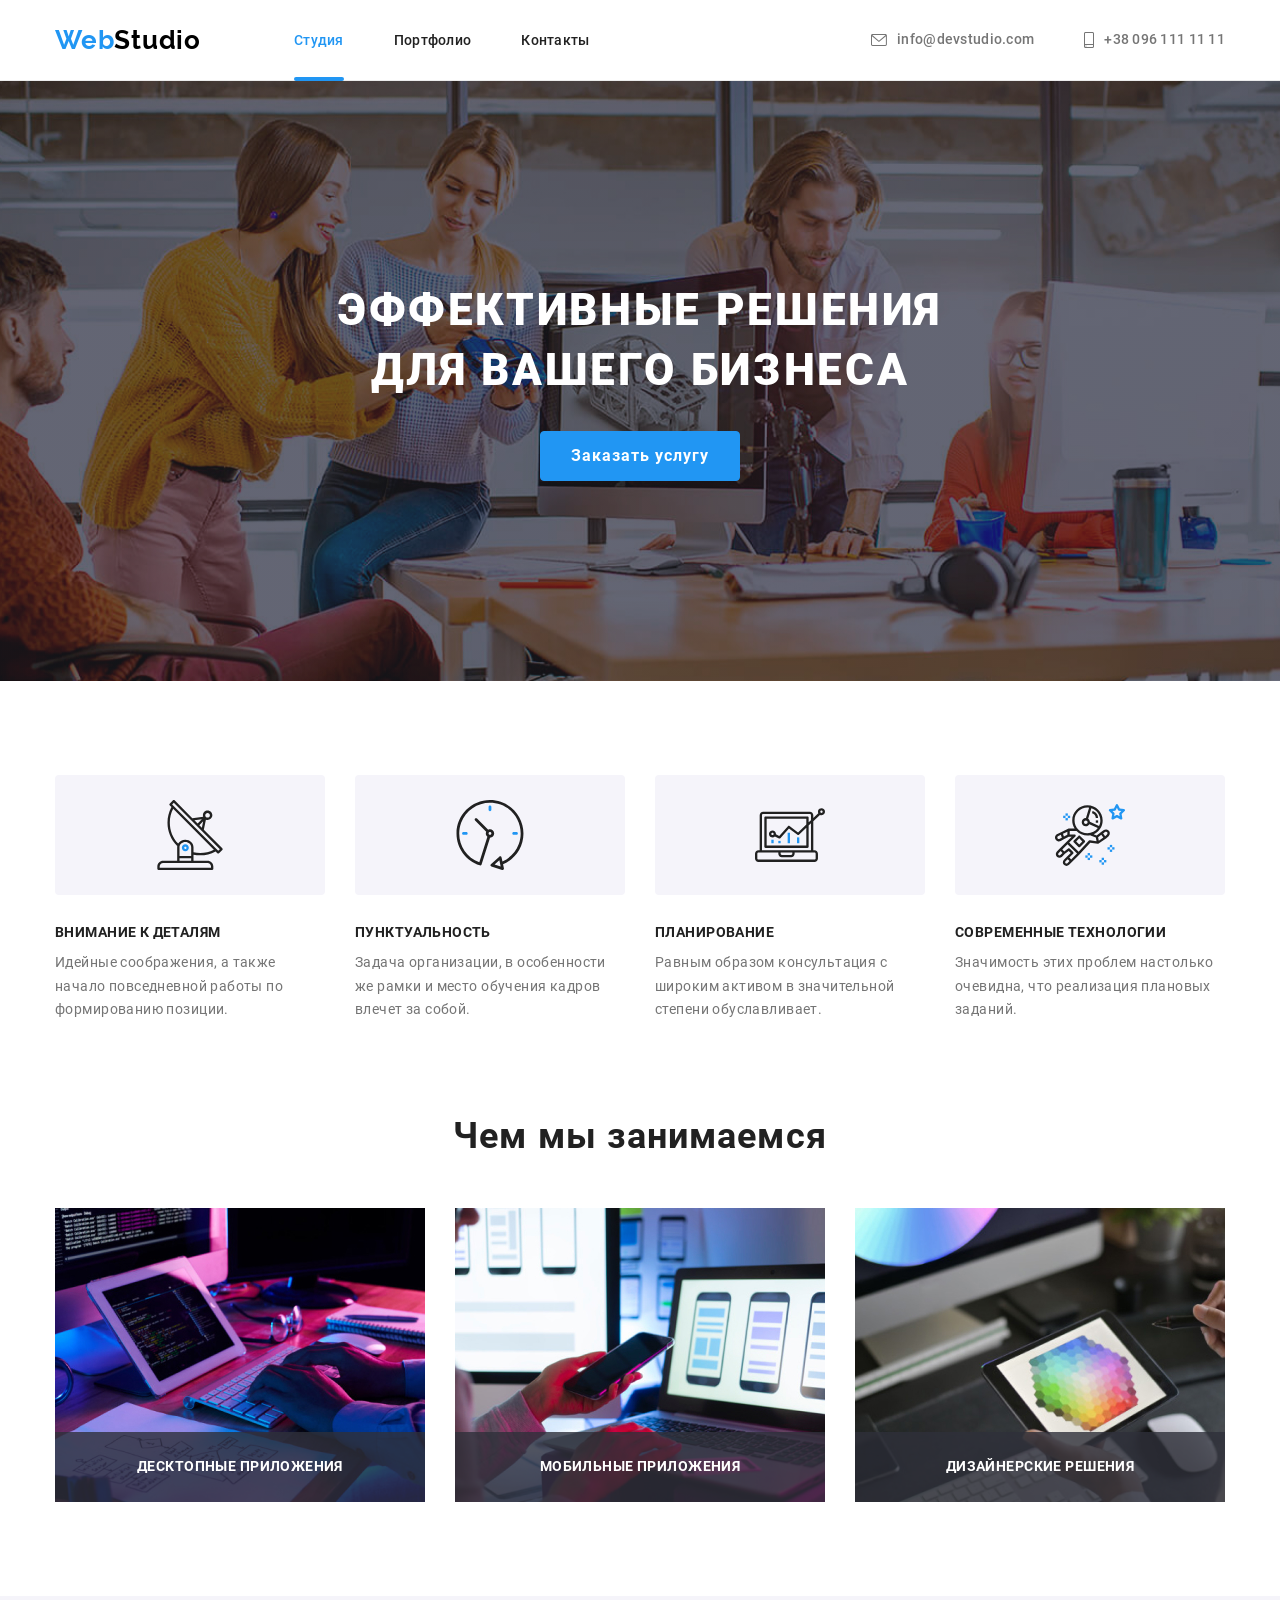
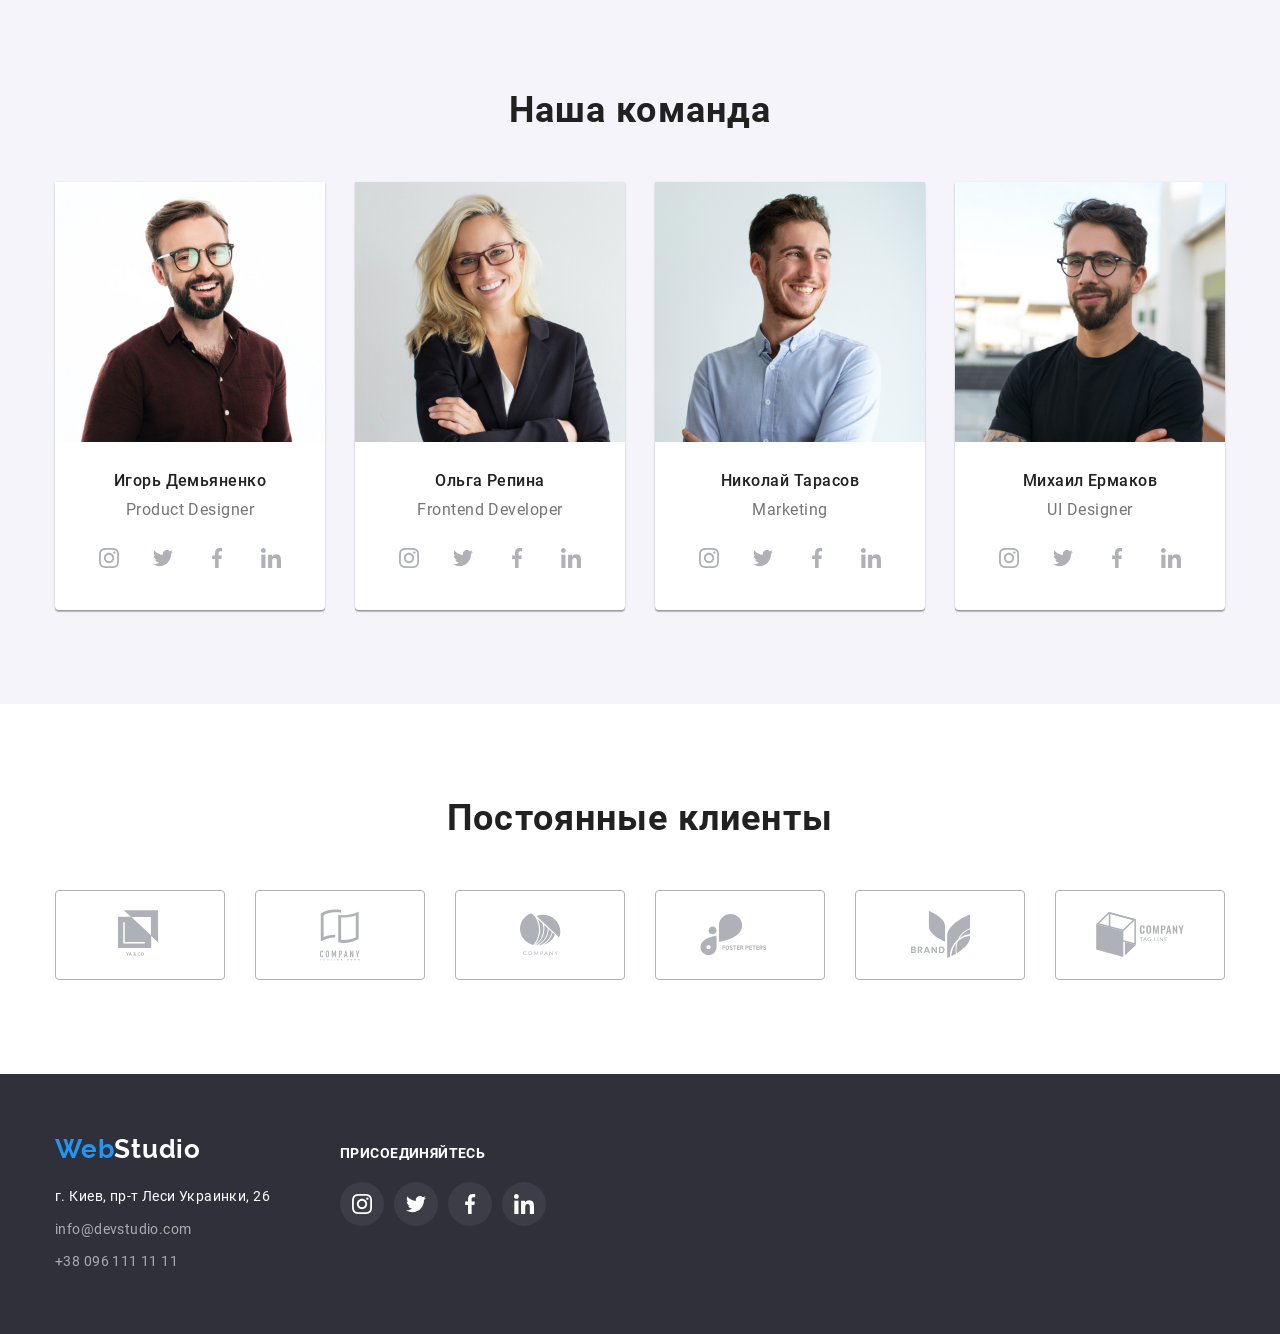
<file: index.html>
<!DOCTYPE html>
<html lang="ru">

<head>
    <meta charset="UTF-8">
    <meta name="viewport" content="width=device-width, initial-scale=1.0">
    <title>WebStudio</title>
    <link rel="stylesheet"
        href="https://cdnjs.cloudflare.com/ajax/libs/modern-normalize/1.0.0/modern-normalize.min.css">
    <link rel="stylesheet" href="./css/fonts.css">
    <link rel="stylesheet" href="./css/style.css">
</head>

<body>
    <header class="header">
        <div class="container">
            <nav class="nav">
                <a class="nav-logo" href="./index.html">
                    <span class="logo-accent">Web</span>Studio</a>

                <ul class="nav-list">
                    <li class="nav-item">
                        <a class="item-link nav-accent active" href="./index.html">Студия</a>
                    </li>
                    <li class="nav-item">
                        <a class="item-link" href="./portfolio.html">Портфолио</a>
                    </li>
                    <li class="nav-item">
                        <a class="item-link" href="#">Контакты</a>
                    </li>
                </ul>
            </nav>

                <ul class="contacts">
                    <li class="contacts-item">
                        <a class="contacts-link" href="mailto:info@devstudio.com">
                            <svg class="contacts-icon" width="16" height="12">
                                <use href="./images/sprite.svg#icon-envelope"></use>
                            </svg>
                            info@devstudio.com
                        </a>
                    </li>
                    <li class="contacts-item">
                        <a class="contacts-link" href="tel:+380961111111">
                            <svg class="contacts-icon" width="10" height="16">
                                <use href="./images/sprite.svg#icon-smartphone"></use>
                            </svg>
                            +38 096 111 11 11
                        </a>
                    </li>
                </ul>
        </div>
    </header>

    <main>
        <!-- Hero -->
        <section class="hero">
            <h1 class="hero-title">Эффективные решения <br> для вашего бизнеса</h1>
            <button class="hero-btn" type="button" data-modal-open>Заказать услугу</button>
        </section>

        <!-- Advantage -->
        <section class="advantage">
            <div class="container">
                <h2 class="visually-hidden">Достоинства</h2>
                <ul class="advantage-list">
                    <li class="advantage-item">
                        <div class="advantage-pic">
                            <svg class="advantage-icon" width="70" height="70">
                                <use href="./images/sprite.svg#icon-antenna"></use>
                            </svg>
                        </div>
                        <h3 class="advantage-title">Внимание к деталям</h3>
                        <p class="advantage-text">
                            Идейные соображения, а также начало повседневной работы по формированию позиции.
                        </p>
                    </li>
                    <li class="advantage-item">
                        <div class="advantage-pic">
                            <svg class="advantage-icon" width="70" height="70">
                                <use href="./images/sprite.svg#icon-clock"></use>
                            </svg>
                        </div>
                        <h3 class="advantage-title">Пунктуальность</h3>
                        <p class="advantage-text">
                            Задача организации, в особенности же рамки и место обучения кадров влечет за собой.
                        </p>
                    </li>
                    <li class="advantage-item">
                        <div class="advantage-pic">
                            <svg class="advantage-icon" width="70" height="70">
                                <use href="./images/sprite.svg#icon-diagram"></use>
                            </svg>
                        </div>
                        <h3 class="advantage-title">Планирование</h3>
                        <p class="advantage-text">
                            Равным образом консультация с широким активом в значительной степени обуславливает.
                        </p>
                    </li>
                    <li class="advantage-item">
                        <div class="advantage-pic">
                            <svg class="advantage-icon" width="70" height="70">
                                <use href="./images/sprite.svg#icon-astronaut"></use>
                            </svg>
                        </div>
                        <h3 class="advantage-title">Современные технологии</h3>
                        <p class="advantage-text">
                            Значимость этих проблем настолько очевидна, что реализация плановых заданий.
                        </p>
                    </li>
                </ul>
            </div>
        </section>

        <!-- Services -->
        <section class="services">
            <div class="container">
                <h2 class="title">Чем мы занимаемся</h2>
                <ul class="services-list">
                    <li class="services-item">
                        <h3 class="services-title">Десктопные приложения</h3>
                        <img class="services-img" src="./images/wedo/wedo1.jpg" alt="Разработка веб-сайта" width="370"
                            height="294">
                    </li>
                    <li class="services-item">
                        <h3 class="services-title">Мобильные приложения</h3>
                        <img class="services-img" src="./images/wedo/wedo2.jpg" alt="Разработка мобильных приложений"
                            width="370" height="294">
                    </li>
                    <li class="services-item">
                        <h3 class="services-title">Дизайнерские решения</h3>
                        <img class="services-img" src="./images/wedo/wedo3.jpg" alt="Разработка веб-дизайна" width="370"
                            height="294">
                    </li>
                </ul>
            </div>
        </section>

        <!-- Our Team -->
        <section class="team">
            <div class="container">
                <h2 class="title">Наша команда</h2>
                <ul class="team-list">
                    <li class="team-worker">
                        <img class="worker-photo" src="./images/team/igor.jpg" alt="Игорь Демьяненко Дизайнер Продукции"
                            width="270" height="260">
                        <div class="worker-discription">
                            <h3 class="worker-name">Игорь Демьяненко</h3>
                            <p class="worker-post" lang="en">Product Designer</p>
                            <ul class="worker-social">
                                <li class="social-item">
                                    <a class="social-link" href="https://www.instagram.com" target="_blank">
                                        <svg class="social-network" width="20" height="20">
                                            <use href="./images/sprite.svg#icon-instagram"></use>
                                        </svg>
                                    </a>
                                </li>
                                <li class="social-item">
                                    <a class="social-link" href="https://twitter.com" target="_blank">
                                        <svg class="social-network" width="20" height="20">
                                            <use href="./images/sprite.svg#icon-twitter"></use>
                                        </svg>
                                    </a>
                                </li>
                                <li class="social-item">
                                    <a class="social-link" href="https://www.facebook.com" target="_blank">
                                        <svg class="social-network" width="20" height="20">
                                            <use href="./images/sprite.svg#icon-facebook"></use>
                                        </svg>
                                    </a>
                                </li>
                                <li class="social-item">
                                    <a class="social-link" href="https://www.linkedin.com" target="_blank">
                                        <svg class="social-network" width="20" height="20">
                                            <use href="./images/sprite.svg#icon-linkedin"></use>
                                        </svg>
                                    </a>
                                </li>
                            </ul>
                        </div>
                    </li>
                    <li class="team-worker">
                        <img class="worker-photo" src="./images/team/olga.jpg" alt="Ольга Репина Фронтенд-разработик"
                            width="270" height="260">
                        <div class="worker-discription">
                            <h3 class="worker-name">Ольга Репина</h3>
                            <p class="worker-post" lang="en">Frontend Developer</p>
                            <ul class="worker-social">
                                <li class="social-item">
                                    <a class="social-link" href="https://www.instagram.com" target="_blank">
                                        <svg class="social-network" width="20" height="20">
                                            <use href="./images/sprite.svg#icon-instagram"></use>
                                        </svg>
                                    </a>
                                </li>
                                <li class="social-item">
                                    <a class="social-link" href="https://twitter.com" target="_blank">
                                        <svg class="social-network" width="20" height="20">
                                            <use href="./images/sprite.svg#icon-twitter"></use>
                                        </svg>
                                    </a>
                                </li>
                                <li class="social-item">
                                    <a class="social-link" href="https://www.facebook.com" target="_blank">
                                        <svg class="social-network" width="20" height="20">
                                            <use href="./images/sprite.svg#icon-facebook"></use>
                                        </svg>
                                    </a>
                                </li>
                                <li class="social-item">
                                    <a class="social-link" href="https://www.linkedin.com" target="_blank">
                                        <svg class="social-network" width="20" height="20">
                                            <use href="./images/sprite.svg#icon-linkedin"></use>
                                        </svg>
                                    </a>
                                </li>
                            </ul>
                        </div>
                    </li>
                    <li class="team-worker">
                        <img class="worker-photo" src="./images/team/nikolay.jpg" alt="Николай Тарасов Маркетолог"
                            width="270" height="260">
                        <div class="worker-discription">
                            <h3 class="worker-name">Николай Тарасов</h3>
                            <p class="worker-post" lang="en">Marketing</p>
                            <ul class="worker-social">
                                <li class="social-item">
                                    <a class="social-link" href="https://www.instagram.com" target="_blank">
                                        <svg class="social-network" width="20" height="20">
                                            <use href="./images/sprite.svg#icon-instagram"></use>
                                        </svg>
                                    </a>
                                </li>
                                <li class="social-item">
                                    <a class="social-link" href="https://twitter.com" target="_blank">
                                        <svg class="social-network" width="20" height="20">
                                            <use href="./images/sprite.svg#icon-twitter"></use>
                                        </svg>
                                    </a>
                                </li>
                                <li class="social-item">
                                    <a class="social-link" href="https://www.facebook.com" target="_blank">
                                        <svg class="social-network" width="20" height="20">
                                            <use href="./images/sprite.svg#icon-facebook"></use>
                                        </svg>
                                    </a>
                                </li>
                                <li class="social-item">
                                    <a class="social-link" href="https://www.linkedin.com" target="_blank">
                                        <svg class="social-network" width="20" height="20">
                                            <use href="./images/sprite.svg#icon-linkedin"></use>
                                        </svg>
                                    </a>
                                </li>
                            </ul>
                        </div>
                    </li>
                    <li class="team-worker">
                        <img class="worker-photo" src="./images/team/michail.jpg" alt="Михаил Ермаков Дизайнер ПИ"
                            width="270" height="260">
                        <div class="worker-discription">
                            <h3 class="worker-name">Михаил Ермаков</h3>
                            <p class="worker-post" lang="en">UI Designer</p>
                            <ul class="worker-social">
                                <li class="social-item">
                                    <a class="social-link" href="https://www.instagram.com" target="_blank">
                                        <svg class="social-network" width="20" height="20">
                                            <use href="./images/sprite.svg#icon-instagram"></use>
                                        </svg>
                                    </a>
                                </li>
                                <li class="social-item">
                                    <a class="social-link" href="https://twitter.com" target="_blank">
                                        <svg class="social-network" width="20" height="20">
                                            <use href="./images/sprite.svg#icon-twitter"></use>
                                        </svg>
                                    </a>
                                </li>
                                <li class="social-item">
                                    <a class="social-link" href="https://www.facebook.com" target="_blank">
                                        <svg class="social-network" width="20" height="20">
                                            <use href="./images/sprite.svg#icon-facebook"></use>
                                        </svg>
                                    </a>
                                </li>
                                <li class="social-item">
                                    <a class="social-link" href="https://www.linkedin.com" target="_blank">
                                        <svg class="social-network" width="20" height="20">
                                            <use href="./images/sprite.svg#icon-linkedin"></use>
                                        </svg>
                                    </a>
                                </li>
                            </ul>
                        </div>
                    </li>
                </ul>
            </div>
        </section>

        <!-- Regular Customers -->
        <section class="customers">
            <div class="container">
                <h2 class="title">Постоянные клиенты</h2>
                <ul class="customers-list">
                    <li class="customers-item">
                        <a class="customers-link" href="/">
                            <svg class="customers-logo" width="44.27" height="49.23">
                                <use href="./images/sprite.svg#icon-client1"></use>
                            </svg>
                        </a>
                    </li>
                    <li class="customers-item">
                        <a class="customers-link" href="/">
                            <svg class="customers-logo" width="40" height="52">
                                <use href="./images/sprite.svg#icon-client2"></use>
                            </svg>
                        </a>
                    </li>
                    <li class="customers-item">
                        <a class="customers-link" href="/">
                            <svg class="customers-logo" width="41" height="42.6">
                                <use href="./images/sprite.svg#icon-client3"></use>
                            </svg>
                        </a>
                    </li>
                    <li class="customers-item">
                        <a class="customers-link" href="/">
                            <svg class="customers-logo" width="79.66" height="42.02">
                                <use href="./images/sprite.svg#icon-client4"></use>
                            </svg>
                        </a>
                    </li>
                    <li class="customers-item">
                        <a class="customers-link" href="/">
                            <svg class="customers-logo" width="59" height="47">
                                <use href="./images/sprite.svg#icon-client5"></use>
                            </svg>
                        </a>
                    </li>
                    <li class="customers-item">
                        <a class="customers-link" href="/">
                            <svg class="customers-logo" width="88.48" height="45.44">
                                <use href="./images/sprite.svg#icon-client6"></use>
                            </svg>
                        </a>
                    </li>
                </ul>
            </div>
        </section>
    </main>

    <footer class="footer">
        <div class="container">
            <!-- Contacts-->
            <div class="footer-address">
                <a href="./index.html" class="footer-link">
                    <span class="footer-logo">Web</span>Studio
                </a>
                <address class="address">
                    <ul class="address-list">
                        <li class="address-item">
                            <a class="address-map" href="https://goo.gl/maps/bj7WodvELnyaLLuA9" target="_blank">г. Киев,
                                пр-т Леси
                                Украинки, 26</a>
                        </li>
                        <li class="address-item">
                            <a class="address-link" href="mailto:info@devstudio.com">info@devstudio.com</a>
                        </li>
                        <li class="address-item">
                            <a class="address-link" href="tel:+380961111111">+38 096 111 11 11</a>
                        </li>
                    </ul>
                </address>
            </div>
            <div class="footer-social">
                <h2 class="footer-title">присоединяйтесь</h2>
                <ul class="footer-social-list">
                    <li class="footer-social-item">
                        <a class="footer-social-link" href="https://www.instagram.com" target="_blank">
                            <svg class="footer-social-icon" width="20" height="20">
                                <use href="./images/sprite.svg#icon-instagram"></use>
                            </svg>
                        </a>
                    </li>
                    <li class="footer-social-item">
                        <a class="footer-social-link" href="https://twitter.com" target="_blank">
                            <svg class="footer-social-icon" width="20" height="20">
                                <use href="./images/sprite.svg#icon-twitter"></use>
                            </svg>
                        </a>
                    </li>
                    <li class="footer-social-item">
                        <a class="footer-social-link" href="https://www.facebook.com" target="_blank">
                            <svg class="footer-social-icon" width="20" height="20">
                                <use href="./images/sprite.svg#icon-facebook"></use>
                            </svg>
                        </a>
                    </li>
                    <li class="footer-social-item">
                        <a class="footer-social-link" href="https://www.linkedin.com" target="_blank">
                            <svg class="footer-social-icon" width="20" height="20">
                                <use href="./images/sprite.svg#icon-linkedin"></use>
                            </svg>
                        </a>
                    </li>
                </ul>
            </div>
        </div>
    </footer>
    
    <!-- Modal Button -->
    <div class="backdrop is-hidden" data-modal>
        <div class="modal">
            <button class="modal-btn" type="button" data-modal-close>
                <svg class="logo-close" width="11px" height="11px">
                    <use href="./images/sprite.svg#icon-close"></use>
                </svg>
            </button>
        </div>
    </div>
    <script src="./js/modal.js"></script>
</body>

</html>
</file>
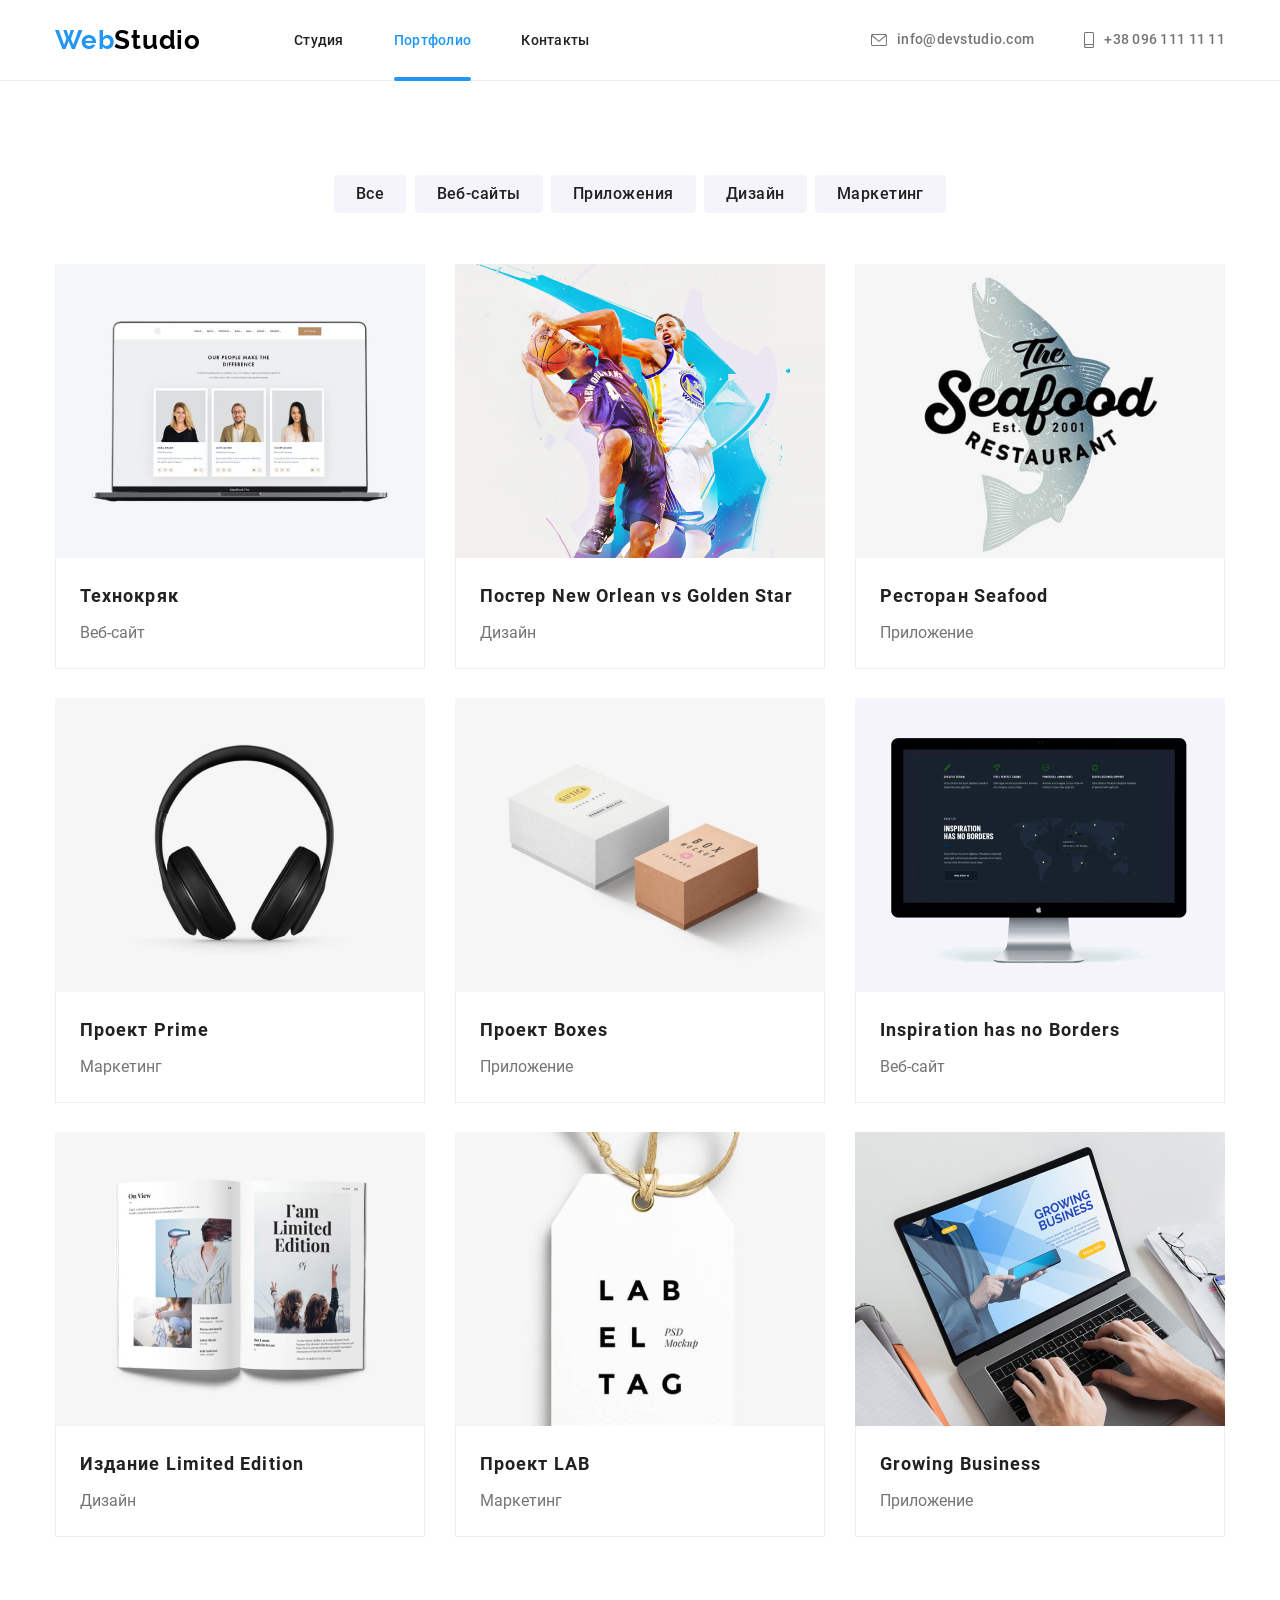
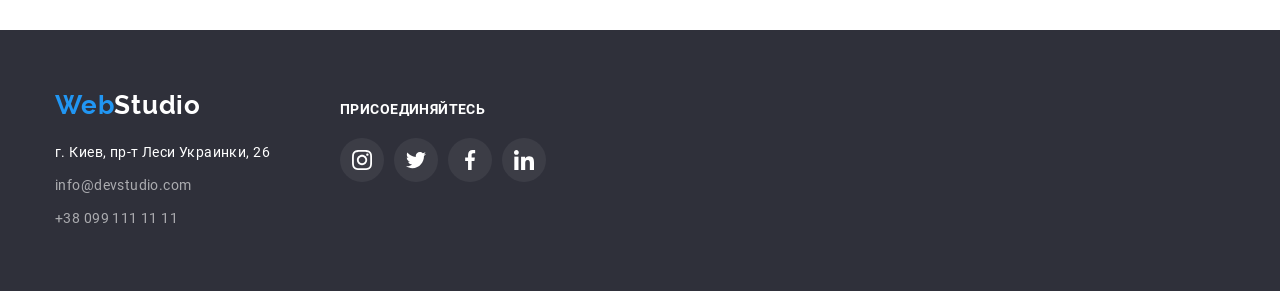
<file: portfolio.html>
<!DOCTYPE html>
<html lang="ru">

<head>
    <meta charset="UTF-8">
    <meta name="viewport" content="width=device-width, initial-scale=1.0">
    <title>Портфолио</title>
    <link rel="stylesheet"
        href="https://cdnjs.cloudflare.com/ajax/libs/modern-normalize/1.0.0/modern-normalize.min.css">
    <link rel="stylesheet" href="./css/fonts.css">
    <link rel="stylesheet" href="./css/style.css">
</head>

<body>
    <header class="header">
        <div class="container">
            <!-- Navigation -->
            <nav class="nav">
                <a class="nav-logo" href="./index.html">
                    <span class="logo-accent">Web</span>Studio
                </a>

                <ul class="nav-list">
                    <li class="nav-item">
                        <a class="item-link" href="./index.html">Студия</a>
                    </li>
                    <li class="nav-item">
                        <a class="item-link nav-accent active" href="./portfolio.html">Портфолио</a>
                    </li>
                    <li class="nav-item">
                        <a class="item-link" href="#">Контакты</a>
                    </li>
                </ul>
            </nav>
            <ul class="contacts">
                <li class="contacts-item">
                    <a class="contacts-link" href="mailto:info@devstudio.com">
                        <svg class="contacts-icon" width="16" height="12">
                            <use href="./images/sprite.svg#icon-envelope"></use>
                        </svg>
                        info@devstudio.com
                    </a>
                </li>
                <li class="contacts-item">
                    <a class="contacts-link" href="tel:+380961111111">
                        <svg class="contacts-icon" width="10" height="16">
                            <use href="./images/sprite.svg#icon-smartphone"></use>
                        </svg>
                        +38 096 111 11 11
                    </a>
                </li>
            </ul>
        </div>
    </header>

    <main>
        <!-- Portfolio -->
        <section class="portfolio">
            <div class="container">
                <h1 class="visually-hidden">Портфолио</h1>
                <ul class="filters">
                    <li class="filters-item">
                        <button type="button" class="filters-button">Все</button>
                    </li>
                    <li class="filters-item">
                        <button type="button" class="filters-button">Веб-сайты</button>
                    </li>
                    <li class="filters-item">
                        <button type="button" class="filters-button">Приложения</button>
                    </li>
                    <li class="filters-item">
                        <button type="button" class="filters-button">Дизайн</button>
                    </li>
                    <li class="filters-item">
                        <button type="button" class="filters-button">Маркетинг</button>
                    </li>
                </ul>

                <!-- Projects -->
                <ul class="projects">
                    <li class="projects-list">
                        <a class="projects-link" href="#">
                            <div class="thumb">
                                <p class="overlay">Технокряк это современная площадка распространения коронавируса.
                                    Компании используют эту платформу для цифрового
                                    шпионажа и атак на защищённые сервера конкурентов.</p>
                                <img class="projects-img" src="images/portfolio/tehno.jpg" alt="Технокряк" width="380"
                                    height="294">
                            </div>
                            <div class="projects-discription">
                                <h3 class="projects-name">Технокряк</h3>
                                <p class="projects-title">Веб-сайт</p>
                            </div>
                        </a>
                    </li>
                    <li class="projects-list">
                        <a class="projects-link" href="#">
                            <div class="thumb">
                                <p class="overlay">Технокряк это современная площадка распространения коронавируса.
                                    Компании используют эту платформу для цифрового
                                    шпионажа и атак на защищённые сервера конкурентов.</p>
                                <img class="projects-img" src="images/portfolio/poster.jpg"
                                    alt="Постер New Orlean vs Golden Star" width="380" height="294">
                            </div>
                            <div class="projects-discription">
                                <h3 class="projects-name">Постер New Orlean vs Golden Star</h3>
                                <p class="projects-title">Дизайн</p>
                            </div>
                        </a>
                    </li>
                    <li class="projects-list">
                        <a class="projects-link" href="#">
                            <div class="thumb">
                                <p class="overlay">Технокряк это современная площадка распространения коронавируса.
                                    Компании используют эту платформу для цифрового
                                    шпионажа и атак на защищённые сервера конкурентов.</p>
                                <img class="projects-img" src="images/portfolio/seafood.jpg" alt="Ресторан Seafood"
                                    width="380" height="294">
                            </div>
                            <div class="projects-discription">
                                <h3 class="projects-name">Ресторан Seafood</h3>
                                <p class="projects-title">Приложение</p>
                            </div>
                        </a>
                    </li>
                    <li class="projects-list">
                        <a class="projects-link" href="#">
                            <div class="thumb">
                                <p class="overlay">Технокряк это современная площадка распространения коронавируса.
                                    Компании используют эту платформу для цифрового
                                    шпионажа и атак на защищённые сервера конкурентов.</p>
                                <img class="projects-img" src="images/portfolio/prime.jpg" alt="Проект Prime"
                                    width="380" height="294">
                            </div>
                            <div class="projects-discription">
                                <h3 class="projects-name">Проект Prime</h3>
                                <p class="projects-title">Маркетинг</p>
                            </div>
                        </a>
                    </li>
                    <li class="projects-list">
                        <a class="projects-link" href="#">
                            <div class="thumb">
                                <p class="overlay">Технокряк это современная площадка распространения коронавируса.
                                    Компании используют эту платформу для цифрового
                                    шпионажа и атак на защищённые сервера конкурентов.</p>
                                <img class="projects-img" src="images/portfolio/boxes.jpg" alt="Проект Boxes"
                                    width="380" height="294">
                            </div>
                            <div class="projects-discription">
                                <h3 class="projects-name">Проект Boxes</h3>
                                <p class="projects-title">Приложение</p>
                            </div>
                        </a>
                    </li>
                    <li class="projects-list">
                        <a class="projects-link" href="#">
                            <div class="thumb">
                                <p class="overlay">Технокряк это современная площадка распространения коронавируса.
                                    Компании используют эту платформу для цифрового
                                    шпионажа и атак на защищённые сервера конкурентов.</p>
                                <img class="projects-img" src="images/portfolio/inspiration.jpg"
                                    alt="Inspiration has no Borders" width="380" height="294">
                            </div>
                            <div class="projects-discription">
                                <h3 class="projects-name">Inspiration has no Borders</h3>
                                <p class="projects-title">Веб-сайт</p>
                            </div>
                        </a>
                    </li>
                    <li class="projects-list">
                        <a class="projects-link" href="#">
                            <div class="thumb">
                                <p class="overlay">Технокряк это современная площадка распространения коронавируса.
                                    Компании используют эту платформу для цифрового
                                    шпионажа и атак на защищённые сервера конкурентов.</p>
                                <img class="projects-img" src="images/portfolio/limited.jpg"
                                    alt="Издание Limited Edition" width="380" height="294">
                            </div>
                            <div class="projects-discription">
                                <h3 class="projects-name">Издание Limited Edition</h3>
                                <p class="projects-title">Дизайн</p>
                            </div>
                        </a>
                    </li>
                    <li class="projects-list">
                        <a class="projects-link" href="#">
                            <div class="thumb">
                                <p class="overlay">Технокряк это современная площадка распространения коронавируса.
                                    Компании используют эту платформу для цифрового
                                    шпионажа и атак на защищённые сервера конкурентов.</p>
                                <img class="projects-img" src="images/portfolio/lab.jpg" alt="Проект LAB" width="380"
                                    height="294">
                            </div>
                            <div class="projects-discription">
                                <h3 class="projects-name">Проект LAB</h3>
                                <p class="projects-title">Маркетинг</p>
                            </div>
                        </a>
                    </li>
                    <li class="projects-list">
                        <a class="projects-link" href="#">
                            <div class="thumb">
                                <p class="overlay">Технокряк это современная площадка распространения коронавируса.
                                    Компании используют эту платформу для цифрового
                                    шпионажа и атак на защищённые сервера конкурентов.</p>
                                <img class="projects-img" src="images/portfolio/growing.jpg" alt="Growing Business"
                                    width="380" height="294">
                            </div>
                            <div class="projects-discription">
                                <h3 class="projects-name">Growing Business</h3>
                                <p class="projects-title">Приложение</p>
                            </div>
                        </a>
                    </li>
                </ul>
            </div>
        </section>
    </main>

    <footer class="footer">
        <div class="container">
            <!-- Contacts-->
            <div class="footer-address">
                <a href="./index.html" class="footer-link">
                    <span class="footer-logo">Web</span>Studio
                </a>
                <address class="address">
                    <ul class="address-list">
                        <li class="address-item">
                            <a class="address-map" href="https://goo.gl/maps/bj7WodvELnyaLLuA9" target="_blank">г. Киев,
                                пр-т Леси Украинки, 26</a>
                        </li>
                        <li class="address-item">
                            <a class="address-link" href="mailto:info@devstudio.com">info@devstudio.com</a>
                        </li>
                        <li class="address-item">
                            <a class="address-link" href="tel:+380961111111">+38 099 111 11 11</a>
                        </li>
                    </ul>
                </address>
            </div>
            <div class="footer-social">
                <h2 class="footer-title">присоединяйтесь</h2>
                <ul class="footer-social-list">
                    <li class="footer-social-item">
                        <a class="footer-social-link" href="https://www.instagram.com" target="_blank">
                            <svg class="footer-social-icon" width="20" height="20">
                                <use href="./images/sprite.svg#icon-instagram"></use>
                            </svg>
                        </a>
                    </li>
                    <li class="footer-social-item">
                        <a class="footer-social-link" href="https://twitter.com" target="_blank">
                            <svg class="footer-social-icon" width="20" height="20">
                                <use href="./images/sprite.svg#icon-twitter"></use>
                            </svg>
                        </a>
                    </li>
                    <li class="footer-social-item">
                        <a class="footer-social-link" href="https://www.facebook.com" target="_blank">
                            <svg class="footer-social-icon" width="20" height="20">
                                <use href="./images/sprite.svg#icon-facebook"></use>
                            </svg>
                        </a>
                    </li>
                    <li class="footer-social-item">
                        <a class="footer-social-link" href="https://www.linkedin.com" target="_blank">
                            <svg class="footer-social-icon" width="20" height="20">
                                <use href="./images/sprite.svg#icon-linkedin"></use>
                            </svg>
                        </a>
                    </li>
                </ul>
            </div>
        </div>
    </footer>
</body>

</html>
</file>
<file: css/fonts.css>
@font-face {
  font-family: "Roboto";
  src: url("../font/Roboto-Bold.woff2") format("woff2"),
    url("../font/Roboto-Bold.woff") format("woff");
  font-weight: 700;
  font-style: normal;
}

@font-face {
  font-family: "Roboto";
  src: url("../font/Roboto-Regular.woff2") format("woff2"),
    url("../font/Roboto-Regular.woff") format("woff");
  font-weight: 400;
  font-style: normal;
}

@font-face {
  font-family: "Roboto";
  src: url("../font/Roboto-Black.woff2") format("woff2"),
    url("../font/Roboto-Black.woff") format("woff");
  font-weight: 900;
  font-style: normal;
}

@font-face {
  font-family: "Roboto";
  src: url("../font/Roboto-Medium.woff2") format("woff2"),
    url("../font/Roboto-Medium.woff") format("woff");
  font-weight: 500;
  font-style: normal;
}

@font-face {
  font-family: "Raleway";
  src: url("../font/Raleway-Bold.woff2") format("woff2"),
    url("../font/Raleway-Bold.woff") format("woff");
  font-weight: 700;
  font-style: normal;
}

@font-face {
  font-family: "Roboto";
  src: url("../font/Roboto-Bold.woff2") format("woff2"),
    url("../font/Roboto-Bold.woff") format("woff");
  font-weight: 700;
  font-style: normal;
}

@font-face {
  font-family: "Roboto";
  src: url("../font/Roboto-Regular.woff2") format("woff2"),
    url("../font/Roboto-Regular.woff") format("woff");
  font-weight: 400;
  font-style: normal;
}

@font-face {
  font-family: "Roboto";
  src: url("../font/Roboto-Black.woff2") format("woff2"),
    url("../font/Roboto-Black.woff") format("woff");
  font-weight: 900;
  font-style: normal;
}

@font-face {
  font-family: "Roboto";
  src: url("../font/Roboto-Medium.woff2") format("woff2"),
    url("../font/Roboto-Medium.woff") format("woff");
  font-weight: 500;
  font-style: normal;
}

@font-face {
  font-family: "Raleway";
  src: url("../font/Raleway-Bold.woff2") format("woff2"),
    url("../font/Raleway-Bold.woff") format("woff");
  font-weight: 700;
  font-style: normal;
}
</file>
<file: css/style.css>
:root {
  --primary-text-color: #212121;
  --secondary-text-color: #757575;
  --accent-text-color: #2196f3;
  --reserve-text-color: #ffffff;
  --primary-font-family: "Roboto", sans-serif;
  --secondary-font-family: "Raleway", sans-serif;
}

html {
  box-sizing: border-box;
}

*,
*::before,
*::after {
  box-sizing: inherit;
}

body {
  font-family: var(--primary-font-family);
}

h1,
h2,
h3,
p {
  margin: 0;
}

ul {
  list-style: none;
  margin: 0;
  padding: 0;
}

a {
  text-decoration: none;
}

img {
  display: block;
  max-width: 100%;
  height: auto;
}

.container {
  width: 1200px;
  padding: 0 15px;
  margin: 0 auto;
}

.title {
  margin-bottom: 50px;
  color: var(--primary-text-color);
  font-size: 36px;
  font-weight: 700;
  font-style: normal;
  text-align: center;
  line-height: 1.16;
  letter-spacing: 0.03em;
}

.visually-hidden {
  position: absolute;
  width: 1px;
  height: 1px;
  margin: -1px;
  border: 0;
  padding: 0;

  white-space: nowrap;
  clip-path: inset(100%);
  clip: rect(0 0 0 0);
  overflow: hidden;
}

/* ========== HEADER ==========*/
.header {
  border-bottom: 1px solid #ececec;
}

.header .container {
  display: flex;
  align-items: center;
}

.nav {
  display: flex;
  align-items: center;
}

.nav-list {
  display: flex;
  align-items: center;
  margin-left: 93px;
}

.nav-item:not(:last-child),
.contacts-item:not(:last-child) {
  margin-right: 50px;
}

.contacts {
  display: flex;
  align-items: center;
  margin-left: auto;
}

.nav-logo {
  font-family: var(--secondary-font-family);
  color: #000000;
  font-weight: 700;
  font-size: 26px;
  font-style: normal;
  line-height: 1.19;
  letter-spacing: 0.03em;
}

.logo-accent {
  color: var(--accent-text-color);
}

.item-link {
  color: var(--primary-text-color);
}

.nav-accent {
  color: var(--accent-text-color);
}

.contacts-link {
  display: flex;
  align-items: center;
  color: var(--secondary-text-color);
}

.contacts-link,
.item-link {
  position: relative;

  padding-top: 32px;
  padding-bottom: 32px;

  font-size: 14px;
  font-weight: 500;
  font-style: normal;
  line-height: 1.14;
  letter-spacing: 0.02em;

  transition: color 250ms cubic-bezier(0.4, 0, 0.2, 1);
}

.item-link:hover,
.item-link:focus,
.contacts-link:hover,
.contacts-link:focus {
  color: var(--accent-text-color);
}

.active {
  color: var(--accent-text-color);
}

.active::after {
  content: "";
  position: absolute;
  left: 0;
  bottom: 0;
  display: block;
  width: 100%;
  height: 4px;
  background-color: var(--accent-text-color);
  border-radius: 2px;
  transform: translateY(25%);
}

.contacts-icon {
  fill: currentColor;
  margin-right: 10px;
  vertical-align: middle;
}

/* =========== HERO ==========*/
.hero {
  background-color: #2f303a;
  background-image: linear-gradient(
      rgba(47, 48, 58, 0.4),
      rgba(47, 48, 58, 0.4)
    ),
    url(../images/hero/hero.jpg);
  max-width: 1600px;
  background-repeat: no-repeat;
  background-position: center;
  margin: auto;
  background-size: cover;
  text-align: center;
  padding-top: 200px;
  padding-bottom: 200px;
}

.hero-title {
  color: var(--reserve-text-color);
  max-width: 696px;
  margin-left: auto;
  margin-right: auto;
  font-size: 44px;
  font-weight: 900;
  font-style: normal;
  line-height: 1.36;
  letter-spacing: 0.06em;
  text-transform: uppercase;
  margin-bottom: 30px;
}

.hero-btn {
  display: block;
  margin: 0 auto;
  min-width: 200px;
  height: 50px;
  border-radius: 4px;
  border: 1px solid var(--accent-text-color);
  color: var(--reserve-text-color);
  background-color: var(--accent-text-color);
  font-size: 16px;
  font-weight: 700;
  font-style: normal;
  letter-spacing: 0.06em;
  line-height: 1.87;
  align-items: center;
  cursor: pointer;
}

/* ========= ADVANTAGES ======== */
.advantage {
  padding-top: 94px;
  padding-bottom: 94px;
}

.advantage-list {
  display: flex;
  align-items: flex-start;
  justify-content: space-between;
}

.advantage-item {
  min-width: 270px;
}

.advantage-pic {
  background-color: #f5f4fa;
  border-radius: 4px;
  height: 120px;
  padding: 25px 100px;
  margin-bottom: 30px;
}

.advantage-item:not(:last-child) {
  margin-right: 30px;
}

.advantage-title {
  color: var(--primary-text-color);
  font-size: 14px;
  font-weight: 700;
  font-style: normal;
  line-height: 1.14;
  letter-spacing: 0.03em;
  text-transform: uppercase;
  margin-bottom: 10px;
}

.advantage-text {
  color: var(--secondary-text-color);
  font-size: 14px;
  font-weight: 400;
  font-style: normal;
  line-height: 1.71;
  letter-spacing: 0.03em;
}

/*  ========SERVICES======== */
.services {
  padding-bottom: 94px;
}

.services-list {
  display: flex;
  justify-content: space-between;
}

.services-item {
  position: relative;
}

.services-title {
  position: absolute;
  left: 0;
  bottom: 0;
  padding-top: 27px;
  padding-bottom: 27px;
  width: 100%;
  height: 70px;
  background-color: rgba(47, 48, 58, 0.8);

  font-family: var(--primary-font-family);
  color: var(--reserve-text-color);
  line-height: 1.14;
  letter-spacing: 0.03em;
  font-style: normal;
  font-weight: 700;
  font-size: 14px;
  text-align: center;
  text-transform: uppercase;

  transform: translateY(0);
}

/* ======= TEAM ======= */
.team {
  background-color: #f5f4fa;
  text-align: center;
  padding-top: 94px;
  padding-bottom: 94px;
}

.team-list {
  display: flex;
  justify-content: space-between;
}

.team-worker {
  background-color: #ffffff;
  width: 270px;
  height: 428px;
  box-shadow: 0px 1px 3px rgba(0, 0, 0, 0.12), 0px 1px 1px rgba(0, 0, 0, 0.14),
    0px 2px 1px rgba(0, 0, 0, 0.2);
  border-radius: 0px 0px 4px 4px;
  padding-bottom: 30px;
}

.worker-discription {
  margin-top: 30px;
  padding-right: 32px;
  padding-left: 32px;
}

.worker-name {
  color: var(--primary-text-color);
  font-size: 16px;
  font-weight: 500;
  font-style: normal;
  text-align: center;
  line-height: 1.18;
  letter-spacing: 0.03em;
}

.worker-post {
  color: var(--secondary-text-color);
  margin-top: 10px;
  font-size: 16px;
  font-weight: 400;
  font-style: normal;
  line-height: 1.18;
  letter-spacing: 0.03em;
}

.worker-social {
  display: flex;
  margin-top: 16px;
  justify-content: space-between;
}

.social-link {
  display: flex;
  justify-content: center;
  align-items: center;
  width: 44px;
  height: 44px;
  border-radius: 50%;
  color: #afb1b8;

  transition: color 250ms cubic-bezier(0.4, 0, 0.2, 1),
    background-color 250ms cubic-bezier(0.4, 0, 0.2, 1);
}

.social-link:hover,
.social-link:focus {
  background-color: var(--accent-text-color);
  color: var(--reserve-text-color);
}

.social-network {
  fill: currentColor;
}

/* ========= REGULAR CUSTOMERS ======== */
.customers {
  padding-top: 94px;
  padding-bottom: 94px;
}

.customers-list {
  display: flex;
  justify-content: space-between;
}

.customers-link {
  display: flex;
  justify-content: center;
  align-items: center;
  color: #afb1b8;
  width: 170px;
  height: 90px;
  border: 1px solid;
  border-radius: 4px;

  transition: color 250ms cubic-bezier(0.4, 0, 0.2, 1),
    border-color 250ms cubic-bezier(0.4, 0, 0.2, 1);
}

.customers-logo {
  fill: currentColor;
}

.customers-link:hover,
.customers-link:focus {
  color: var(--accent-text-color);
  border-color: var(--accent-text-color);
}

/* ====== PORTFOLIO BUTTONS ======== */
.filters {
  display: flex;
  width: 620px;
  min-height: 39px;
  margin: auto;
  margin-bottom: 50px;
  justify-content: space-between;
}

.filters-item {
  display: block;
  margin: 0 auto;
}

.filters-button {
  padding: 6px 22px;
  font-family: var(--primary-font-family);
  background-color: #f5f4fa;
  color: var(--primary-text-color);
  font-size: 16px;
  font-weight: 500;
  text-align: center;
  line-height: 1.62;
  letter-spacing: 0.03em;
  border-radius: 4px;
  cursor: pointer;
  border: none;

  transition: background-color 250ms cubic-bezier(0.4, 0, 0.2, 1),
    color 250ms cubic-bezier(0.4, 0, 0.2, 1),
    box-shadow 250ms cubic-bezier(0.4, 0, 0.2, 1);
}

.filters-button:hover,
.filters-button:focus {
  background-color: var(--accent-text-color);
  color: var(--reserve-text-color);
  box-shadow: 0px 3px 1px rgba(0, 0, 0, 0.1), 0px 1px 2px rgba(0, 0, 0, 0.08),
    0px 2px 2px rgba(0, 0, 0, 0.12);
}

/* ====== PORTFOLIO PROJECTS ======== */
.portfolio .container {
  padding-bottom: 94px;
  padding-top: 94px;
}
.projects {
  display: flex;
  justify-content: space-between;
  flex-wrap: wrap;
}

.projects-list {
  width: 370px;
  height: 404px;
  margin-bottom: 30px;
}

.projects-link {
  display: block;
  transition: box-shadow 250ms cubic-bezier(0.4, 0, 0.2, 1);
}

.projects-link:hover,
.projects-link:focus {
  box-shadow: 0px 1px 1px rgba(0, 0, 0, 0.12), 0px 4px 4px rgba(0, 0, 0, 0.06),
    1px 4px 6px rgba(0, 0, 0, 0.16);
}

.projects-list:nth-last-child(-n + 3) {
  margin-bottom: 0;
}

.projects-discription {
  padding: 20px 24px;
  border-right: 1px solid #eeeeee;
  border-bottom: 1px solid #eeeeee;
  border-left: 1px solid #eeeeee;
}

.projects-name {
  color: var(--primary-text-color);
  height: 35px;
  font-size: 18px;
  font-weight: 700;
  font-style: normal;
  line-height: 2;
  letter-spacing: 0.06em;
  margin-bottom: 5px;
}

.projects-title {
  color: var(--secondary-text-color);
  height: 30px;
  font-size: 16px;
  font-weight: 400;
  font-style: normal;
  line-height: 1.87;
  letter-spacing: 0.03;
}

.thumb {
  position: relative;
  overflow: hidden;
}

.overlay {
  position: absolute;
  left: 0;
  bottom: 0;

  padding: 63px 24px;
  width: 100%;
  height: 100%;
  background-color: rgba(33, 150, 243, 0.9);
  color: var(--reserve-text-color);
  font-size: 18px;
  line-height: 1.56;
  letter-spacing: 0.03em;

  transform: translateY(100%);
  transition: all 250ms cubic-bezier(0.4, 0, 0.2, 1);
}

.projects-link:hover .overlay,
.projects-link:focus .overlay {
  transform: translateY(0);
}

/* ====== FOOTER ======== */
.footer {
  background-color: #2f303a;
}

.footer .container {
  padding-top: 60px;
  padding-bottom: 60px;
  display: flex;
}
.footer-social {
  margin-left: 70px;
  padding-top: 12px;
  width: 206px;
  height: 80px;
}

.footer-social-item {
  width: 44px;
  height: 44px;
}

.footer-social-list {
  display: flex;
  justify-content: space-between;
  margin-top: 20px;
}

.footer-social-link {
  display: flex;
  justify-content: center;
  align-items: center;
  width: 44px;
  height: 44px;
  border-radius: 50%;
  color: var(--reserve-text-color);
  background-color: #ffffff10;

  transition: background-color 250ms cubic-bezier(0.4, 0, 0.2, 1);
}

.footer-social-icon {
  fill: currentColor;
}

.footer-social-link:hover,
.footer-social-link:focus {
  background-color: var(--accent-text-color);
  color: var(--reserve-text-color);
}

.footer-link {
  font-family: var(--secondary-font-family);
  color: var(--reserve-text-color);
  font-size: 26px;
  font-weight: 700;
  font-style: normal;
  line-height: 1.19;
  letter-spacing: 0.03em;
}

.footer-title {
  font-family: var(--primary-font-family);
  color: var(--reserve-text-color);
  font-style: normal;
  font-weight: 700;
  font-size: 14px;
  line-height: 1.14;
  letter-spacing: 0.03em;
  text-transform: uppercase;
}

.footer-logo {
  color: var(--accent-text-color);
}

.address {
  margin-top: 20px;
}

.address-map {
  color: var(--reserve-text-color);
  font-size: 14px;
  font-weight: 400;
  font-style: normal;
  line-height: 1.71;
  letter-spacing: 0.03em;
}

.address-item:not(:last-child) {
  margin-bottom: 9px;
}

.address-link {
  color: rgba(255, 255, 255, 0.6);
  font-size: 14px;
  font-weight: 400;
  font-style: normal;
  line-height: 1.71;
  letter-spacing: 0.03em;
}

/* ====== MODAL BUTTON ======== */
.backdrop {
  position: fixed;
  top: 0;
  left: 0;

  min-width: 100%;
  min-height: 100%;
  background-color: rgba(0, 0, 0, 0.2);
  opacity: 1;
  transition: opacity 700ms linear;
}

.backdrop.is-hidden {
  opacity: 0;
  visibility: none;
  pointer-events: none;
}

.modal {
  position: absolute;
  top: 50%;
  left: 50%;
  transform: translate(-50%, -50%) scale(1);
  transition: transform 700ms cubic-bezier(0.42, 0, 0.58, 1);

  padding: 8px;
  width: 528px;
  height: 581px;
  border-radius: 4px;
  background-color: var(--reserve-text-color);
  box-shadow: 0px 1px 3px rgba(0, 0, 0, 0.12), 0px 1px 1px rgba(0, 0, 0, 0.14),
    0px 2px 1px rgba(0, 0, 0, 0.2);
}

.modal-btn {
  position: absolute;
  top: 8px;
  right: 8px;
  cursor: pointer;
  width: 30px;
  height: 30px;
  border: 1px solid rgba(0, 0, 0, 0.1);
  border-radius: 50%;
  background: #ffffff;
}

.backdrop.is-hidden .modal {
  transform: translate(-50%, -50%) scale(0);
}
</file>
